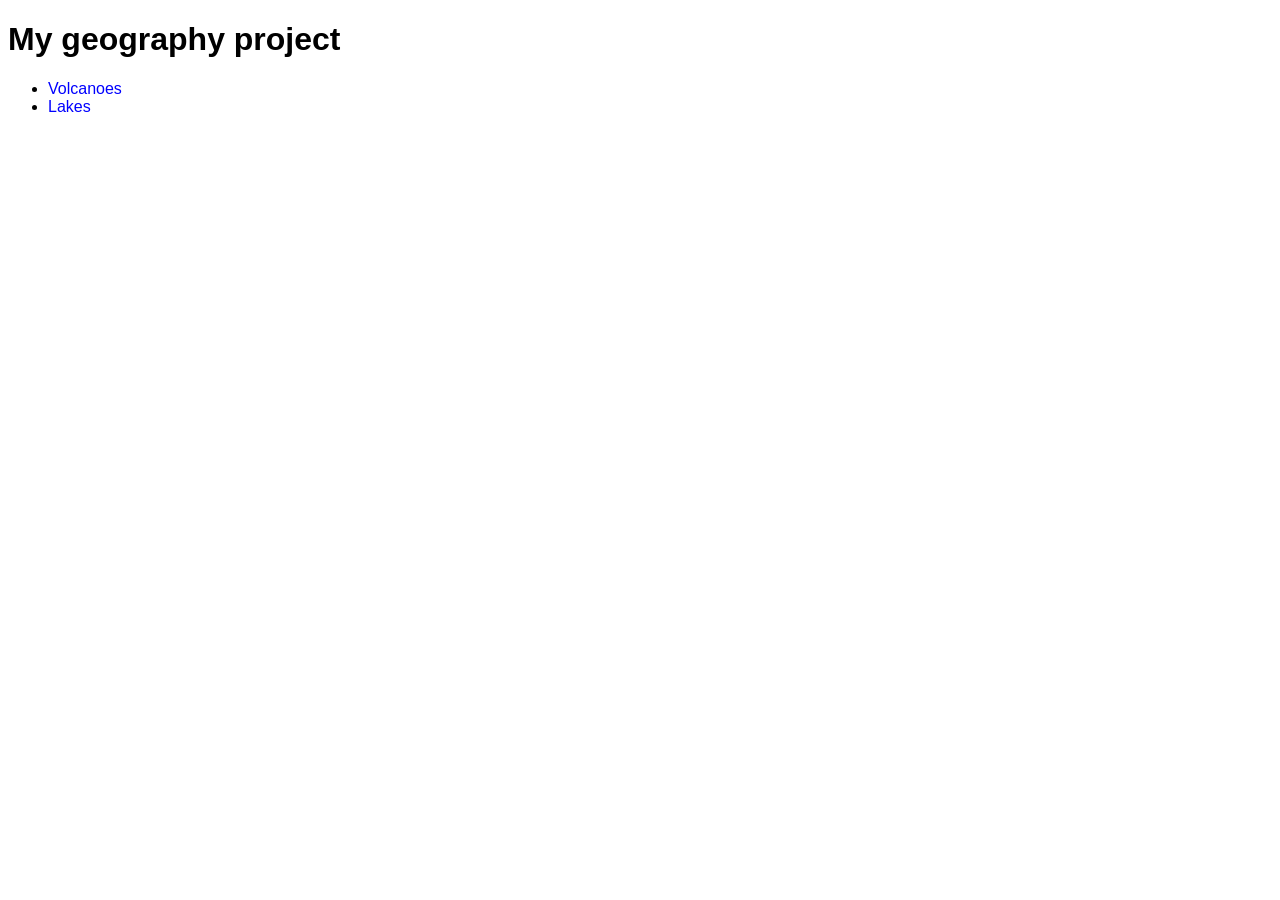
<file: index.html>
<!DOCTYPE html>
<html lang="en">
<head>
    <meta charset="UTF-8">
    <meta name="viewport" content="width=device-width, initial-scale=1.0">
    <title>Document</title>
    <style>
        body{
            font-family: Arial, sans-serif;
        }
        a{
            text-decoration: none;
            color:blue;
        }
        a:hover{
            background-color:fuchsia;
            color: white;
        }
    </style>
</head>
<body>
    <h1>My geography project</h1>
    <ul>
        <li><a href="./volcanoes.html"> Volcanoes </a></li>
        <li><a href="./lakes.html">Lakes</a></li>
    </ul>
    
</body>
</html>
</file>
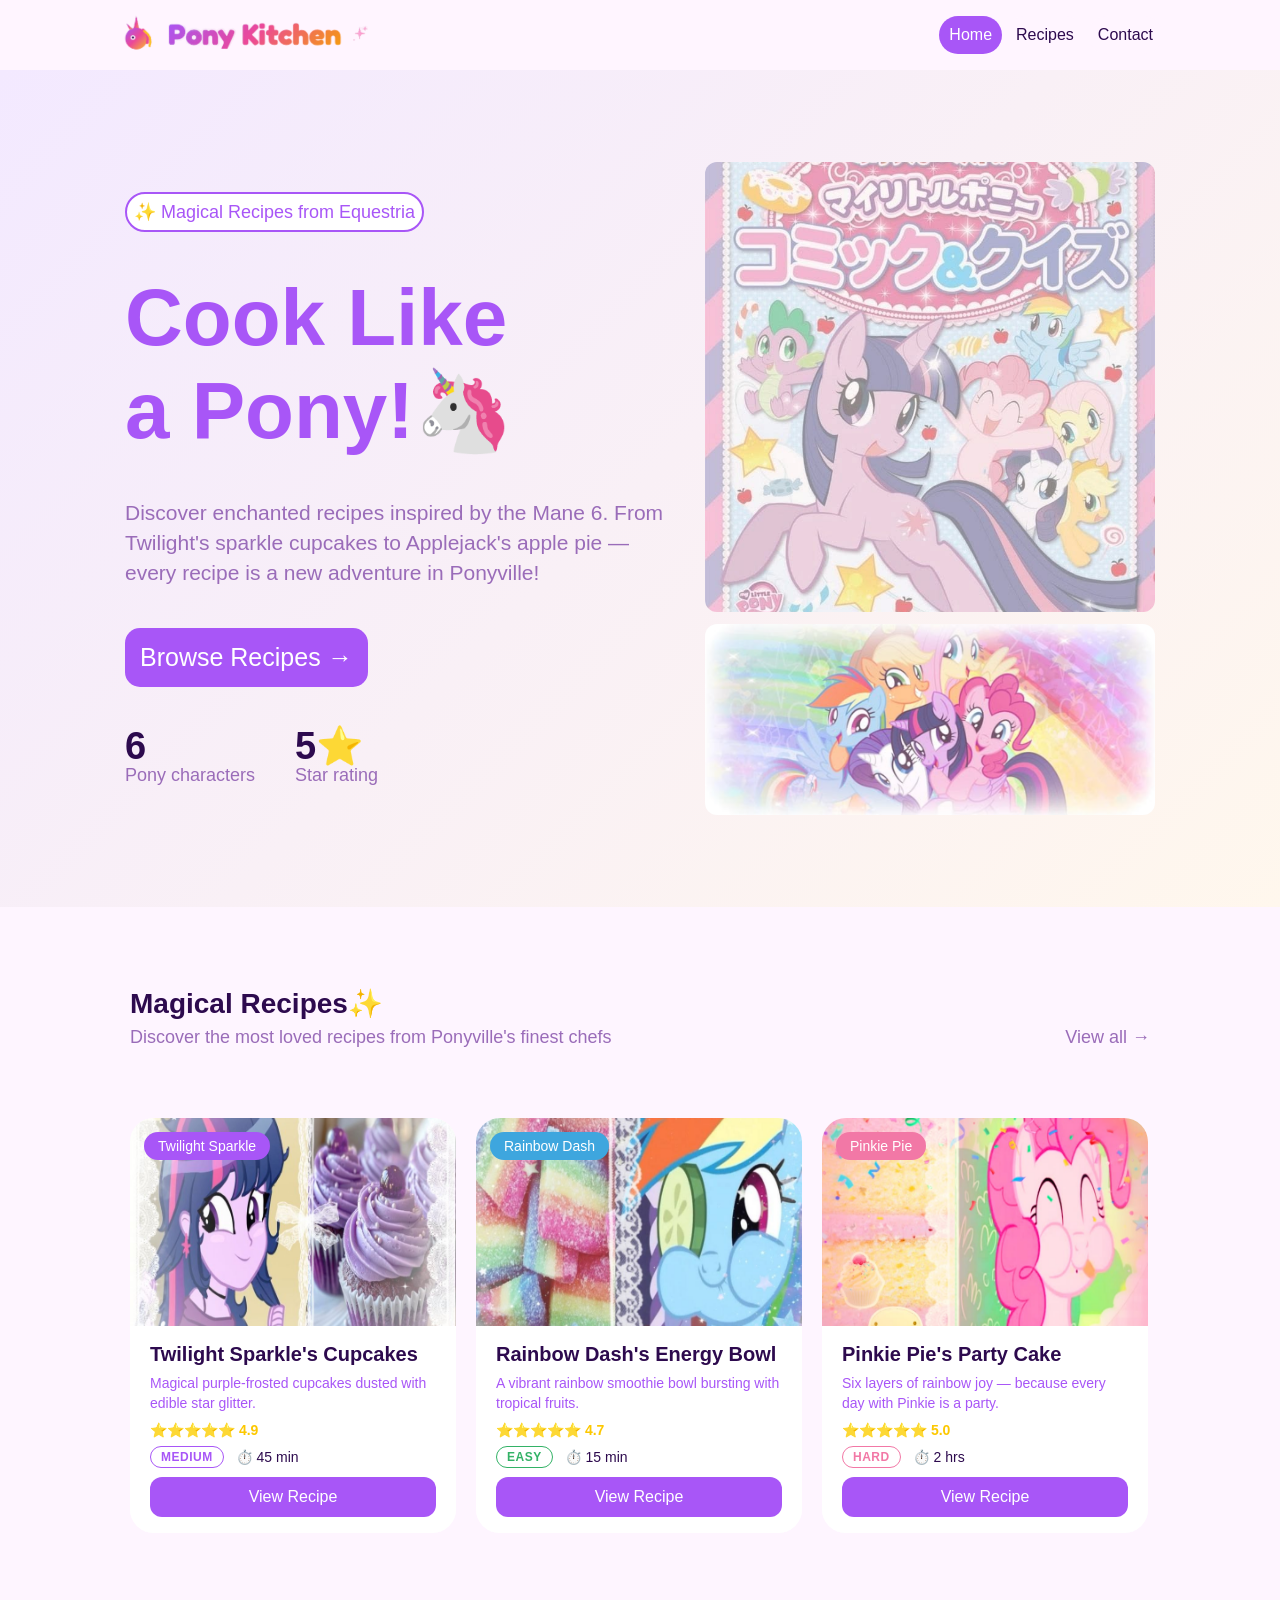
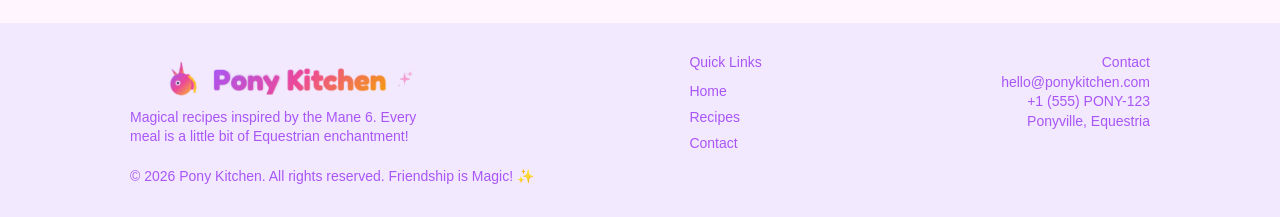
<file: 449934334_website 2/index.html>
<!DOCTYPE html>
<html lang="en">
<head>
    <meta charset="UTF-8">
    <meta name="viewport" content="width=device-width, initial-scale=1.0">
    <title>Pony kitchen</title>
    <link rel=stylesheet href="style.css"> <!--Link css stylesheet.-->
</head>
<body>
<!--Navigation bar-->
     <header class="sticky">
         <div class="flexContainer">
            <h1 style="display: flex; align-items: center; margin: 0; width: max-content; position: relative; z-index: 10;">
                <a href="index.html" style="display: block">
                <img src="PONYKITCHEN.png" style="display: block; margin: 2px auto; width: 260px; height: auto;">
                </a>
            </h1>
            <span class="myButton menu" onclick="toggleMenu()">Menu</span> <!--toggleMenu when menu is clicked-->
            <span class="menuButton">
                <a href="index.html" class="active">
                    <span class="myButton">Home</span>
                    </a>
                <a href="menu.html">
                    <span class="myButton">Recipes</span>
                    </a>
                <a href="contact.html">
                    <span class="myButton">Contact</span>
                    </a>
            </span>
        </div> 
     </header>
<!--Mobile navigation menu (When menu button is clicked).-->
    <div id="mobileMenu">
        <div class="mobileLinks">
        <a href="index.html" class="active">     
            <span class="myButton">Home</span>
            </a>
        <a href="menu.html">
            <span class="myButton">Recipes</span>
            </a>
        <a href="contact.html">
            <span class="myButton">Contact</span>
            </a>
        </div>
    </div>

    <section class="part1">
        <div class="cookLikeAPony">
            <span class="myButton1">✨ Magical Recipes from Equestria</span>
            <h2>Cook Like <br>a Pony!🦄<br></h2>
            <p>Discover enchanted recipes inspired by the Mane 6. From Twilight's sparkle cupcakes to Applejack's apple pie — every recipe is a new adventure in Ponyville!</p>
            <a href="menu.html" class="myButton2">Browse Recipes →
            </a>
            <div class="row">
                <div class="item">
                    <span class="number">6</span>
                    <span class="label">Pony characters</span>
                </div>
                <div class="item">
                    <span class="number">5⭐</span>
                    <span class="label">Star rating</span>
                </div>
            </div>
        </div>
        <div class="photo"> 
            <img src="MYLITTLEPONY.png" class="photo1" alt="My little pony characters">
            <img src="MYLITTLEPONY2.png" class="photo2" alt="My little pony characters">
        </div>
    </section>

    <section class="part2">
        <div class="magicalRecipes">
            <div class="together">
                <h3>Magical Recipes✨</h3> 
                <span class="p1">Discover the most loved recipes from Ponyville's finest chefs</span>
            </div>
            <a href="menu.html" class="viewAll">View all →</a>
        </div>
        <div class="recipeSquare">
            <!--Twilight sparkles-->
            <div class="recipeCard">
                <div class="recipeImage">
                    <span class="characterTwilightSparkles">Twilight Sparkle</span>
                    <img src="1twilightsparkle.png" alt="Twilight Sparkle's Cupcakes" class="img">
                </div>
                <div class="recipeInformation">
                    <h4>Twilight Sparkle's Cupcakes</h4>
                    <span class="p2">Magical purple-frosted cupcakes dusted with edible star glitter.</span>
                    <div class="rating">⭐⭐⭐⭐⭐ 4.9</div>
                    <div class="recipeStats">
                        <span class="mediumDifficulty">MEDIUM</span>
                        <span class="time">⏱️ 45 min</span>
                    </div>
                    <a href="menu.html" class="recipeButton">View Recipe</a>
                </div>
            </div>
            <!--Rainbow dash-->
            <div class="recipeCard">
                <div class="recipeImage">
                    <span class="characterRainbowDash">Rainbow Dash</span>
                    <img src="2rainbowdash.png" alt="Rainbow Dash Energy Bowl" class="img">
                </div>
                <div class="recipeInformation">
                    <h4>Rainbow Dash's Energy Bowl</h4>
                    <span class="p2">A vibrant rainbow smoothie bowl bursting with tropical fruits.</span>
                    <div class="rating">⭐⭐⭐⭐⭐ 4.7</div>
                    <div class="recipeStats">
                        <span class="easyDifficulty">EASY</span>
                        <span class="time">⏱️ 15 min</span>
                    </div>
                    <a href="recipe.html" class="recipeButton">View Recipe</a>
                </div>
            </div>
            <!--Pinkie Pie-->
            <div class="recipeCard">
                <div class="recipeImage">
                    <span class="characterPinkiePie">Pinkie Pie</span>
                    <img src="3pinkiepie.png" alt="Pinkie Pie's Party Cake" class="img">
                </div>
                <div class="recipeInformation">
                    <h4>Pinkie Pie's Party Cake</h4>
                    <span class="p2">Six layers of rainbow joy — because every day with Pinkie is a party.</span>
                    <div class="rating">⭐⭐⭐⭐⭐ 5.0</div>
                    <div class="recipeStats">
                        <span class="hardDifficulty">HARD</span>
                        <span class="time">⏱️ 2 hrs</span>
                    </div>
                    <a href="menu.html" class="recipeButton">View Recipe</a>
                </div>
            </div>
        </div>
    </section>

<!--Footer-->
    <footer class="footer">
        <div class="footerContainer">
            <div class="footerLogo">
                <span><img src="PONYKITCHEN.png" alt="Pony kitchen" style="display: block; margin: 2px auto; width: 260px; height: auto;" ></span>
                <span class="p2">Magical recipes inspired by the Mane 6. Every meal is a little bit of Equestrian enchantment!</span>
                <span class="p2" style="white-space: nowrap; display: block; width: max-content; margin-top: 20px;">© 2026 Pony Kitchen. All rights reserved. Friendship is Magic! ✨</span>            
            </div>
            <div class="footerLinks">
                <span class="p2">Quick Links</span>
                <a href="index.html">Home</a>
                <a href="menu.html">Recipes</a>
                <a href="contact.html">Contact</a>
            </div>
            <div class="footerContact">
                <span class="p2">Contact</span>
                <span class="p2">hello@ponykitchen.com</span>
                <span class="p2">+1 (555) PONY-123</span>
                <span class="p2">Ponyville, Equestria</span>
            </div>
        </div>
    </footer>
    <script src="script.js"></script> <!--Javascript-->
</body>
</html>
</file>
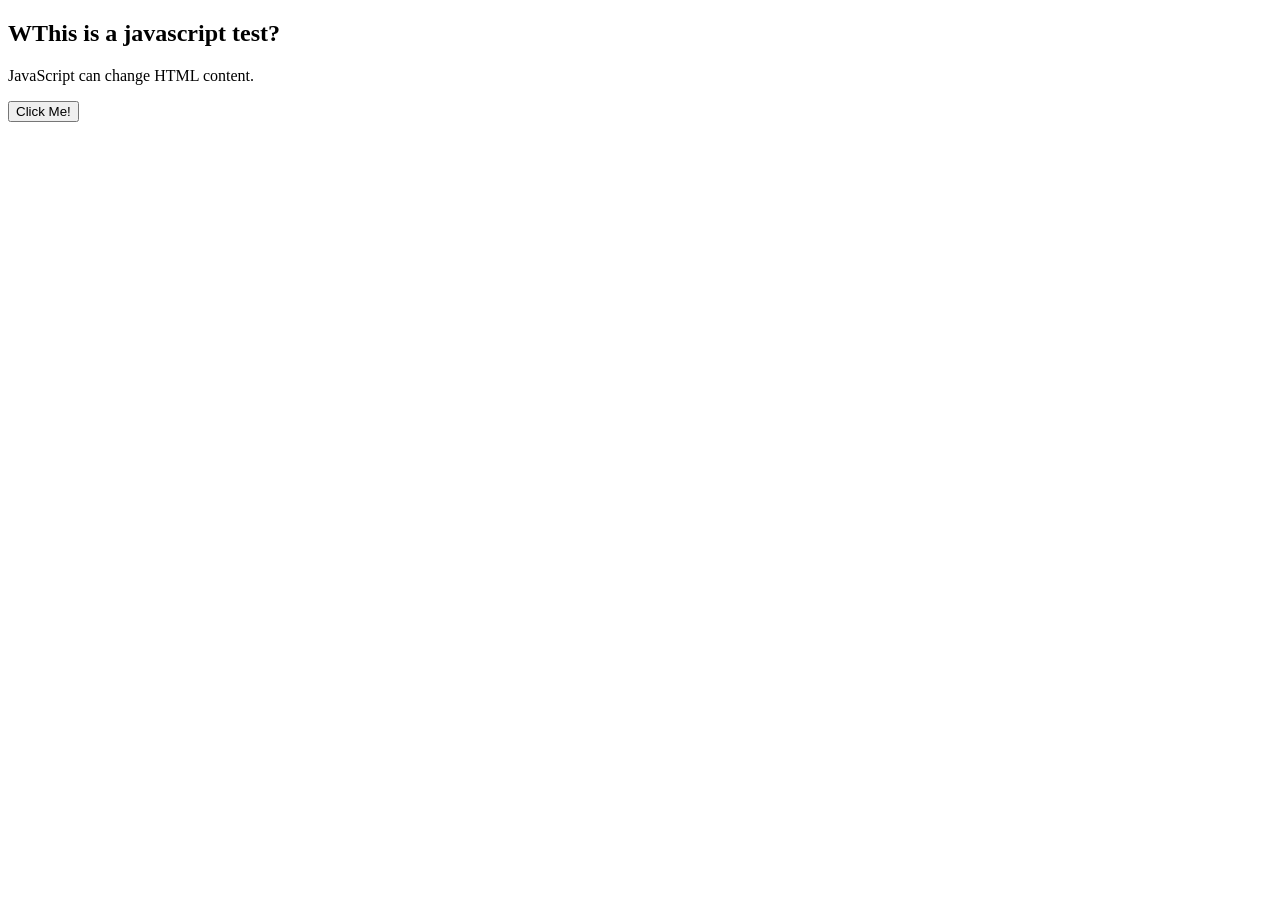
<file: javascript.html>
<!DOCTYPE html>
<html lang="en">
<head>
    <meta charset="UTF-8">
    <meta name="viewport" content="width=device-width, initial-scale=1.0">
    <title>Document</title>
    <script>
        document.addEventListener("DOMContentLoaded", () => {
            document.getElementById("changeTextButton").addEventListener("click", () => {
                document.getElementById("demo").textContent = "Hello JavaScript!";
            });
        });
    </script>
</head>
<body>
    <h2>WThis is a javascript test?</h2>

    <p id="demo">JavaScript can change HTML content.</p>

    <button id="changeTextButton" type="button">Click Me!</button>
</body>
</html>
</file>
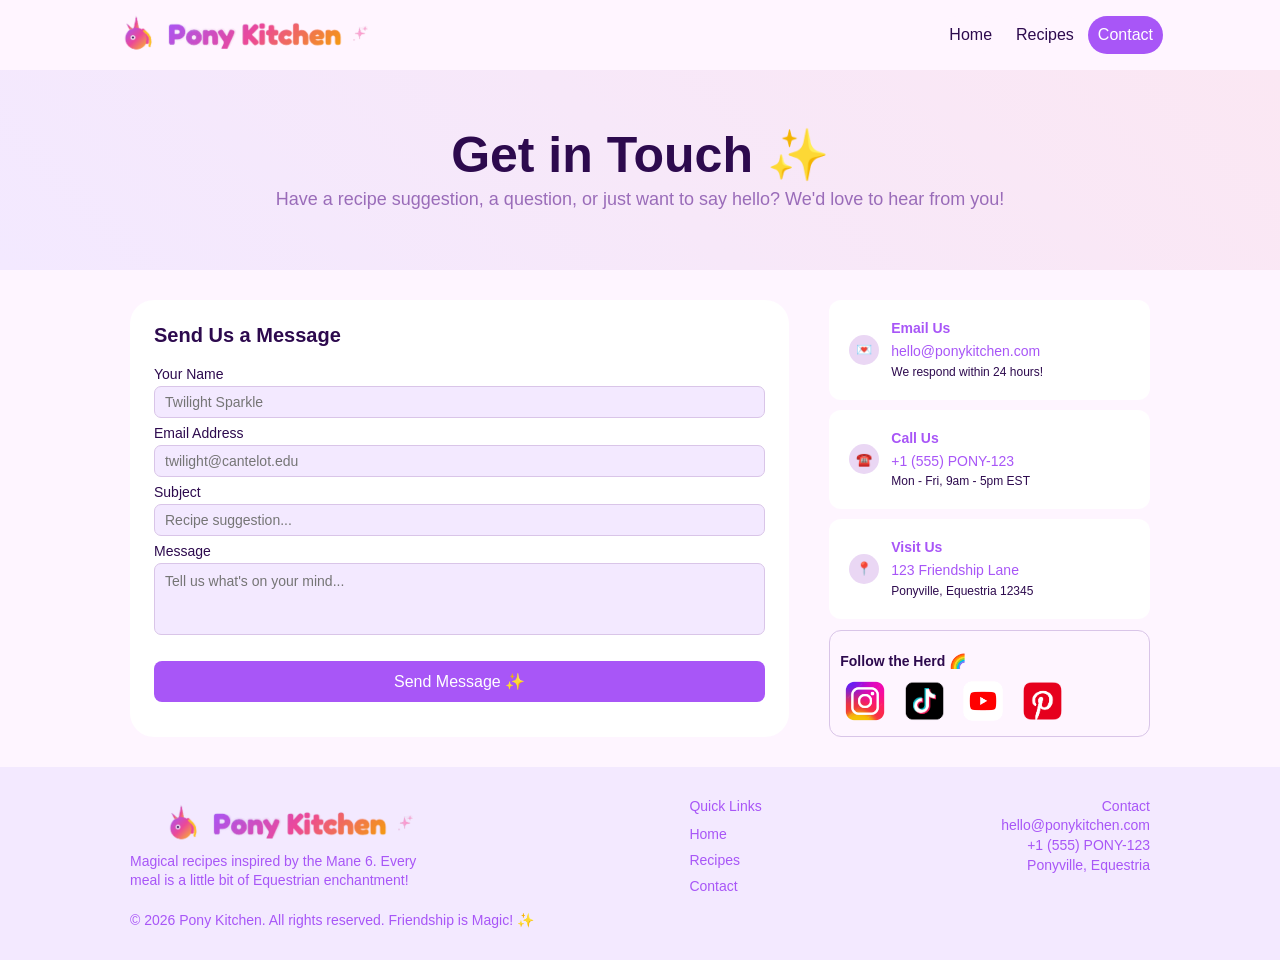
<file: 449934334_website 2/contact.html>
<!DOCTYPE html>
<html lang="en">
<head>
    <meta charset="UTF-8">
    <meta name="viewport" content="width=device-width, initial-scale=1.0">
    <title>Pony kitchen</title>
    <link rel="stylesheet" href="style.css"> <!--Link css stylesheet-->
</head>
<body>
<!--Navigation bar-->
     <header class="sticky">
         <div class="flexContainer">
            <h1 style="display: flex; align-items: center; margin: 0; width: max-content; position: relative; z-index: 10;">
                <a href="index.html" style="display: block">
                <img src="PONYKITCHEN.png" style="display: block; margin: 2px auto; width: 260px; height: auto;">
                </a>
            </h1>
            <span class="myButton menu" onclick="toggleMenu()">Menu</span> <!--toggleMenu when menu is clicked-->
            <span class="menuButton">
                <a href="index.html">
                    <span class="myButton">Home</span>
                    </a>
                <a href="menu.html">
                    <span class="myButton">Recipes</span>
                    </a>
                <a href="contact.html" class="active">
                    <span class="myButton">Contact</span>
                    </a>
            </span>
        </div> 
     </header>
<!--Mobile navigation menu (When menu button is clicked).-->
    <div id="mobileMenu">
        <div class="mobileLinks">
        <a href="index.html">     
            <span class="myButton">Home</span>
            </a>
        <a href="menu.html">
            <span class="myButton">Recipes</span>
            </a>
        <a href="contact.html"  class="active">
            <span class="myButton">Contact</span>
            </a>
        </div>
        </div>

    <section class="contactPage">
        <div class="contactHeading">
            <span class="recipeAllRecipes">Get in Touch ✨</span>
            <p class="p1">Have a recipe suggestion, a question, or just want to say hello? We'd love to hear from you!</p>
        </div>
        <div class="contactMessage"> 
            <div class="messageBox">
                <h3 class="messageSendUsAMessage">Send Us a Message</h3>
                <form>
                    <!--Example text before you type.-->
                    <label class="messageLabel">Your Name</label>
                    <input type="text" placeholder="Twilight Sparkle">

                    <label class="messageLabel">Email Address</label>
                    <input type="email" placeholder="twilight@cantelot.edu">

                    <label class="messageLabel">Subject</label>
                    <input type="text" placeholder="Recipe suggestion...">

                    <label class="messageLabel">Message</label>
                    <textarea placeholder="Tell us what's on your mind..."></textarea>

                    <button type="submit" class="messageSendMessageButton">Send Message ✨</button>
                </form>
            </div>
            <div class="contactInformation">
                <div class="contactBox">
                    <div class="contactEmoji">💌</div>
                    <div>
                        <h4>Email Us</h4>
                        <p class="p2">hello@ponykitchen.com</p>
                        <span>We respond within 24 hours!</span>
                    </div>
                </div>
                <div class="contactBox">
                    <div class="contactEmoji">☎️</div>
                    <div>
                        <h4>Call Us</h4>
                        <p class="p2">+1 (555) PONY-123</p>
                        <span>Mon - Fri, 9am - 5pm EST</span>
                    </div>
                </div>
                <div class="contactBox">
                    <div class="contactEmoji">📍</div>
                    <div>
                        <h4>Visit Us</h4>
                        <p class="p2">123 Friendship Lane</p>
                        <span>Ponyville, Equestria 12345</span>
                    </div>
                </div>
                <div class="contactFollowTheHerd">
                    <h4>Follow the Herd 🌈</h4>
                    <div class="socialButton">
                        <span class="instagramLogo"><img src="instagram.png" alt="Instagram"></span>
                        <span class="tiktokLogo"><img src="tiktok.png" alt="Tiktok"></span>
                        <span><img src="youtube.png" alt="Youtube"></span>
                        <span class="pinterestLogo"><img src="pinterest.png" alt="Pinterest"></span>
                    </div>
                </div>
            </div>
        </div>
    </section>
    
<!--Footer-->
    <footer class="footer">
        <div class="footerContainer">
            <div class="footerLogo">
                <span><img src="PONYKITCHEN.png" alt="Pony kitchen" style="display: block; margin: 2px auto; width: 260px; height: auto;"></span>
                <span class="p2">Magical recipes inspired by the Mane 6. Every meal is a little bit of Equestrian enchantment!</span>
                <span class="p2" style="white-space: nowrap; display: block; width: max-content; margin-top: 20px;">© 2026 Pony Kitchen. All rights reserved. Friendship is Magic! ✨</span>            
            </div>
            <div class="footerLinks">
                <span class="p2">Quick Links</span>
                <a href="index.html">Home</a>
                <a href="menu.html">Recipes</a>
                <a href="contact.html">Contact</a>
            </div>
            <div class="footerContact">
                <span class="p2">Contact</span>
                <span class="p2">hello@ponykitchen.com</span>
                <span class="p2">+1 (555) PONY-123</span>
                <span class="p2">Ponyville, Equestria</span>
            </div>
        </div>
    </footer> 
    <script src="script.js"></script> <!--Javascript-->
</body>
</html>
</file>
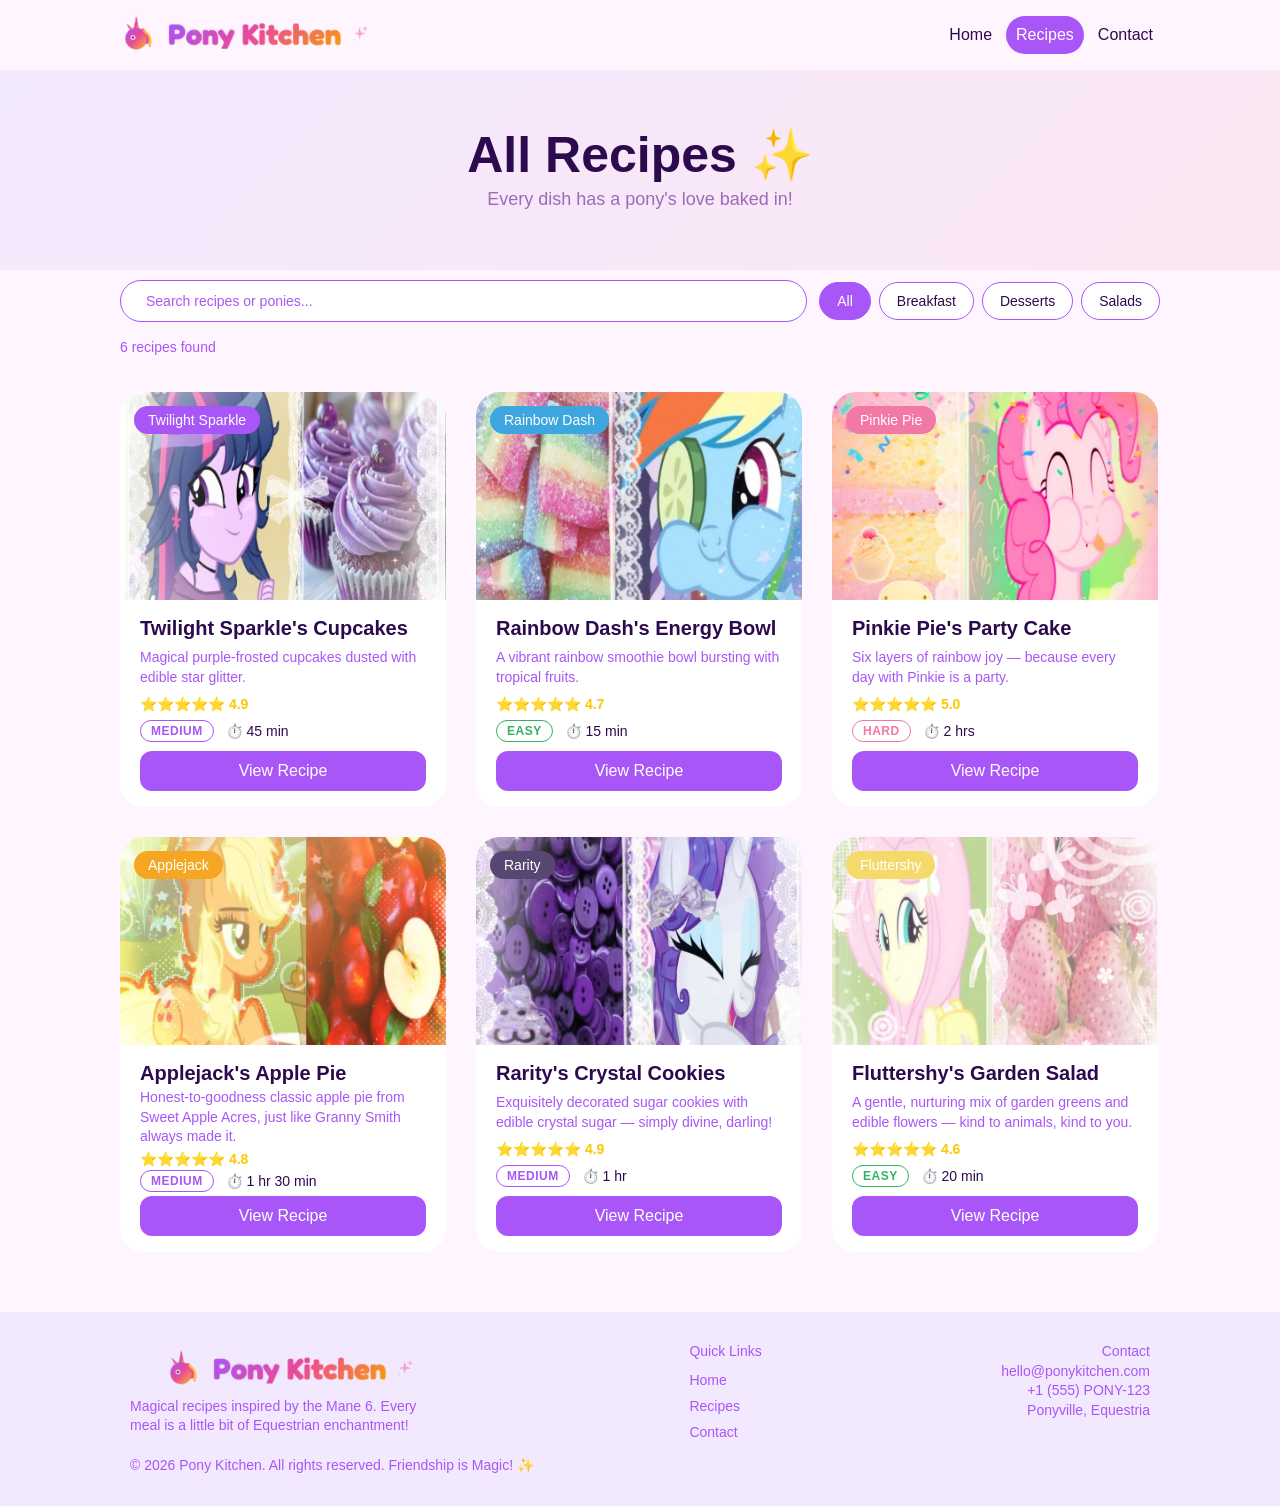
<file: 449934334_website 2/menu.html>
<!DOCTYPE html>
<html lang="en">
<head>
    <meta charset="UTF-8">
    <meta name="viewport" content="width=device-width, initial-scale=1.0">
    <title>Pony kitchen</title>
    <link rel="stylesheet" href="style.css"> <!--Link css stylesheet-->
</head>
<body>
<!--Navigation bar-->
     <header class="sticky">
         <div class="flexContainer">
            <h1 style="display: flex; align-items: center; margin: 0; width: max-content; position: relative; z-index: 10;">
                <a href="index.html" style="display: block">
                <img src="PONYKITCHEN.png" style="display: block; margin: 2px auto; width: 260px; height: auto;">
                </a>
            </h1>
            <span class="myButton menu" onclick="toggleMenu()">Menu</span> <!--toggleMenu when menu is clicked-->
            <span class="menuButton">
                <a href="index.html">
                    <span class="myButton">Home</span>
                    </a>
                <a href="menu.html" class="active">
                    <span class="myButton">Recipes</span>
                    </a>
                <a href="contact.html">
                    <span class="myButton">Contact</span>
                    </a>
            </span>
        </div> 
     </header>
<!--Mobile navigation menu (When menu button is clicked).-->
    <div id="mobileMenu">
        <div class="mobileLinks">
        <a href="index.html">     
            <span class="myButton">Home</span>
            </a>
        <a href="menu.html" class="active">
            <span class="myButton">Recipes</span>
            </a>
        <a href="contact.html">
            <span class="myButton">Contact</span>
            </a>
        </div>
        </div>

    <section class="recipePage">
        <div class="recipeMagicalRecipes">
            <span class="recipeAllRecipes">All Recipes ✨</span>
            <p class="p1">Every dish has a pony's love baked in!</p>
        </div>
        <div class="recipeControls">
            <div class="recipeSearchBar">
                <input type="text" placeholder="Search recipes or ponies..." id="searchInput" oninput="filterRecipes()"> <!--filterRecipes when something is typed.-->
            </div>
            <div class="recipeCategoryButtons">
                <!--showCategory when a category is clicked.-->
                <span class="recipeCategory active" onclick="showCategory('All')">All</span>
                <span class="recipeCategory" onclick="showCategory('Breakfast')">Breakfast</span>
                <span class="recipeCategory" onclick="showCategory('Desserts')">Desserts</span>
                <span class="recipeCategory" onclick="showCategory('Salads')">Salads</span>
            </div>
        </div>
        <p class="recipeCount">6 recipes found</p>
        <div class="recipeCollection">
            <!--Twilight sparkles-->
            <div class="recipeCard" data-category="Desserts">
                <div class="recipeImage">
                    <span class="characterTwilightSparkles">Twilight Sparkle</span>
                    <img src="1twilightsparkle.png" alt="Twilight Sparkle's Cupcakes" class="img">
                </div>
                <div class="recipeInformation">
                    <h4>Twilight Sparkle's Cupcakes</h4>
                    <span class="p2">Magical purple-frosted cupcakes dusted with edible star glitter.</span>
                    <div class="rating">⭐⭐⭐⭐⭐ 4.9</div>
                    <div class="recipeStats">
                        <span class="mediumDifficulty">MEDIUM</span>
                        <span class="time">⏱️ 45 min</span>
                    </div>
                    <a href="menu.html" class="recipeButton">View Recipe</a>
                </div>
            </div>
            <!--Rainbow dash-->
            <div class="recipeCard" data-category="Breakfast">
                <div class="recipeImage">
                    <span class="characterRainbowDash">Rainbow Dash</span>
                    <img src="2rainbowdash.png" alt="Rainbow Dash Energy Bowl" class="img">
                </div>
                <div class="recipeInformation">
                    <h4>Rainbow Dash's Energy Bowl</h4>
                    <span class="p2">A vibrant rainbow smoothie bowl bursting with tropical fruits.</span>
                    <div class="rating">⭐⭐⭐⭐⭐ 4.7</div>
                    <div class="recipeStats">
                        <span class="easyDifficulty">EASY</span>
                        <span class="time">⏱️ 15 min</span>
                    </div>
                    <a href="recipe.html" class="recipeButton">View Recipe</a>
                </div>
            </div>
            <!--Pinkie Pie-->
            <div class="recipeCard" data-category="Desserts">
                <div class="recipeImage">
                    <span class="characterPinkiePie">Pinkie Pie</span>
                    <img src="3pinkiepie.png" alt="Pinkie Pie's Party Cake" class="img">
                </div>
                <div class="recipeInformation">
                    <h4>Pinkie Pie's Party Cake</h4>
                    <span class="p2">Six layers of rainbow joy — because every day with Pinkie is a party.</span>
                    <div class="rating">⭐⭐⭐⭐⭐ 5.0</div>
                    <div class="recipeStats">
                        <span class="hardDifficulty">HARD</span>
                        <span class="time">⏱️ 2 hrs</span>
                    </div>
                    <a href="menu.html" class="recipeButton">View Recipe</a>
                </div>
            </div>
            <!--Applejack-->
            <div class="recipeCard" data-category="Desserts">
                <div class="recipeImage">
                    <span class="characterApplejack">Applejack</span>
                    <img src="4applejack.png" alt="Applejack's Apple Pie" class="img">
                </div>
                <div class="recipeInformation">
                    <h4>Applejack's Apple Pie</h4>
                    <span class="p2">Honest-to-goodness classic apple pie from Sweet Apple Acres, just like Granny Smith always made it.</span>
                    <div class="rating">⭐⭐⭐⭐⭐ 4.8</div>
                    <div class="recipeStats">
                        <span class="mediumDifficulty">MEDIUM</span>
                        <span class="time">⏱️ 1 hr 30 min</span>
                    </div>
                    <a href="menu.html" class="recipeButton">View Recipe</a>
                </div>
            </div>
            <!--Rarity-->
            <div class="recipeCard" data-category="Desserts">
                <div class="recipeImage">
                    <span class="characterRarity">Rarity</span>
                    <img src="5rarity.png" alt="Rarity's Crystal Cookies" class="img">
                </div>
                <div class="recipeInformation">
                    <h4>Rarity's Crystal Cookies</h4>
                    <span class="p2">Exquisitely decorated sugar cookies with edible crystal sugar — simply divine, darling!</span>
                    <div class="rating">⭐⭐⭐⭐⭐ 4.9</div>
                    <div class="recipeStats">
                        <span class="mediumDifficulty">MEDIUM</span>
                        <span class="time">⏱️ 1 hr</span>
                    </div>
                    <a href="menu.html" class="recipeButton">View Recipe</a>
                </div>
            </div>
            <!--Fluttershy-->
            <div class="recipeCard" data-category="Salads">
                <div class="recipeImage">
                    <span class="characterFluttershy">Fluttershy</span>
                    <img src="6fluttershy.png" alt="Fluttershy's Garden Salad" class="img">
                </div>
                <div class="recipeInformation">
                    <h4>Fluttershy's Garden Salad</h4>
                    <span class="p2">A gentle, nurturing mix of garden greens and edible flowers — kind to animals, kind to you.</span>
                    <div class="rating">⭐⭐⭐⭐⭐ 4.6</div>
                    <div class="recipeStats">
                        <span class="easyDifficulty">EASY</span>
                        <span class="time">⏱️ 20 min</span>
                    </div>
                    <a href="menu.html" class="recipeButton">View Recipe</a>
                </div>
            </div>
        </div>
    </section>

<!--Footer-->
    <footer class="footer">
        <div class="footerContainer">
            <div class="footerLogo">
                <span><img src="PONYKITCHEN.png" alt="Pony kitchen" style="display: block; margin: 2px auto; width: 260px; height: auto;"></span>
                <span class="p2">Magical recipes inspired by the Mane 6. Every meal is a little bit of Equestrian enchantment!</span>
                <span class="p2" style="white-space: nowrap; display: block; width: max-content; margin-top: 20px;">© 2026 Pony Kitchen. All rights reserved. Friendship is Magic! ✨</span>            
            </div>
            <div class="footerLinks">
                <span class="p2">Quick Links</span>
                <a href="index.html">Home</a>
                <a href="menu.html">Recipes</a>
                <a href="contact.html">Contact</a>
            </div>
            <div class="footerContact">
                <span class="p2">Contact</span>
                <span class="p2">hello@ponykitchen.com</span>
                <span class="p2">+1 (555) PONY-123</span>
                <span class="p2">Ponyville, Equestria</span>
            </div>
        </div>
    </footer>
    <script src="script.js"></script> <!--Javascript-->
</body>
</html>
</file>
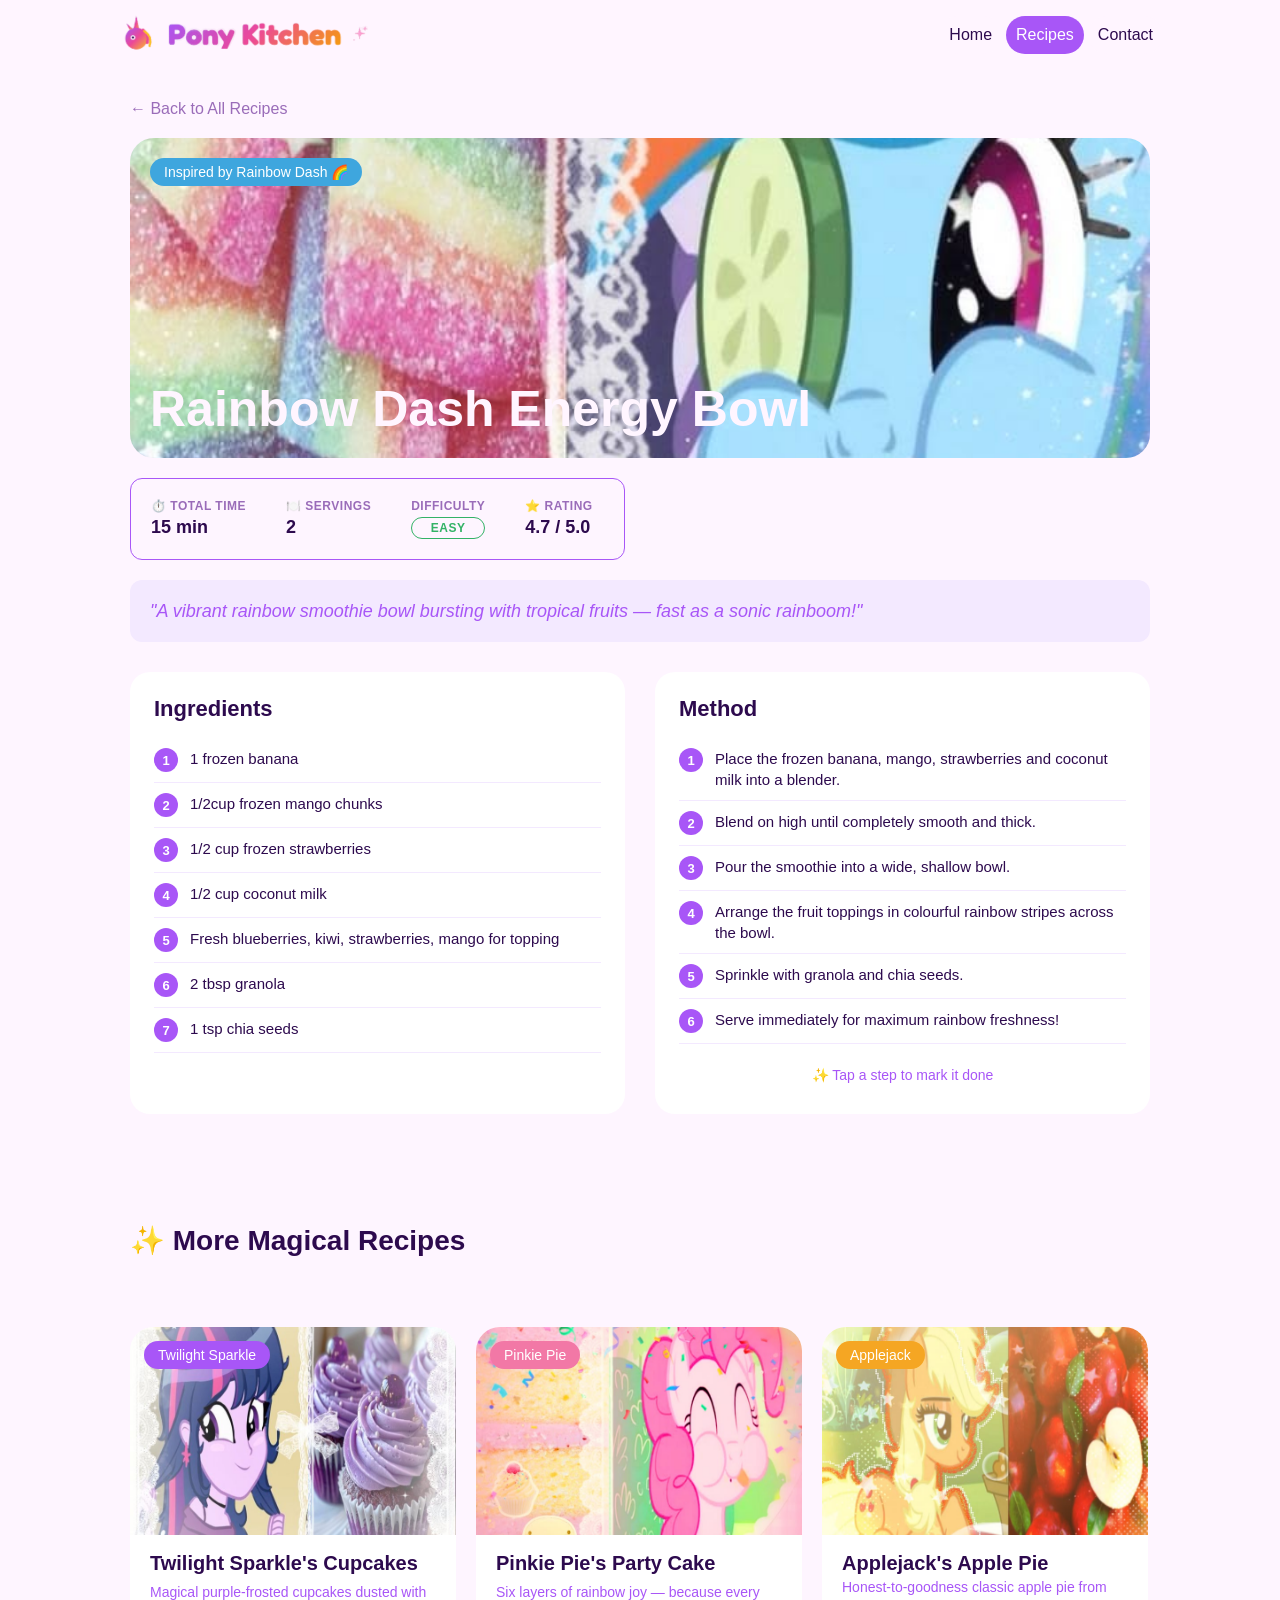
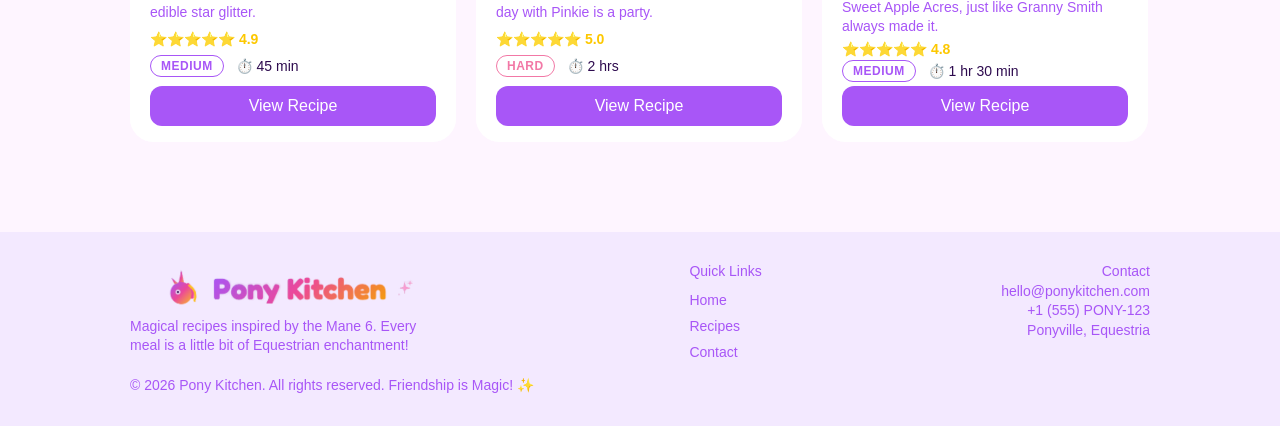
<file: 449934334_website 2/recipe.html>
<!DOCTYPE html>
<html lang="en">
<head>
    <meta charset="UTF-8">
    <meta name="viewport" content="width=device-width, initial-scale=1.0">
    <title>Pony kitchen</title>
    <link rel=stylesheet href="style.css"> <!--Link css stylesheet-->
</head>
<body>
    <!--Navigation bar-->
     <header class="sticky">
         <div class="flexContainer">
            <h1 style="display: flex; align-items: center; margin: 0; width: max-content; position: relative; z-index: 10;">
                <a href="index.html" style="display: block">
                <img src="PONYKITCHEN.png" style="display: block; margin: 2px auto; width: 260px; height: auto;">
                </a>
            </h1>
            <span class="myButton menu" onclick="toggleMenu()">Menu</span> <!--toggleMenu when menu is clicked-->
            <span class="menuButton">
                <a href="index.html">
                    <span class="myButton">Home</span>
                    </a>
                <a href="menu.html" class="active">
                    <span class="myButton">Recipes</span>
                    </a>
                <a href="contact.html">
                    <span class="myButton">Contact</span>
                    </a>
            </span>
        </div> 
     </header>
<!--Mobile navigation menu (When menu button is clicked).-->
    <div id="mobileMenu">
        <div class="mobileLinks">
        <a href="index.html">     
            <span class="myButton">Home</span>
            </a>
        <a href="menu.html" class="active">
            <span class="myButton">Recipes</span>
            </a>
        <a href="contact.html">
            <span class="myButton">Contact</span>
            </a>
        </div>
        </div>
    
    <section class="rainbowDashRecipePage">
        <div class="rainbowDashContainer">
            <a href="menu.html" class="backToAllRecipes">← Back to All Recipes</a>
            <div class="rainbowDashh">
                <img src="2rainbowdash.png" alt="Rainbow Dash Energy Bowl" class="rainbowDashImage">
                <span class="inspiredByCharacterRainbowDash">Inspired by Rainbow Dash 🌈</span>
                <h2 class="rainbowDashEnergyBowl">Rainbow Dash Energy Bowl</h2>
            </div>
            <div class="rainbowDashStats">
                <div class="statsItem">
                    <span class="statsLabel">⏱️ TOTAL TIME</span>
                    <span class="statsNumber">15 min</span>
                </div>
                <div class="statsItem">
                    <span class="statsLabel">🍽️ SERVINGS</span>
                    <span class="statsNumber">2</span>
                </div>
                <div class="statsItem">
                    <span class="statsLabel">DIFFICULTY</span>
                    <span class="easyDifficulty">EASY</span>
                </div>
                <div class="statsItem">
                    <span class="statsLabel">⭐ RATING</span>
                    <span class="statsNumber">4.7 / 5.0</span>
                </div>
            </div>
            <p class="rainbowDashQuote">"A vibrant rainbow smoothie bowl bursting with tropical fruits — fast as a sonic rainboom!"</p>
            <div class="rainbowDashRecipe">
                <div class="rainbowDashIngredients">
                    <h3 class="rainbowDashIngredientsHeading">Ingredients</h3>
                    <!--AI-2026-002 in Javascript to make ingredients clickable.-->
                    <ul class="checkList" id="ingredientsList">
                        <li><span class="checkCircle">1</span><span class="checkText">1 frozen banana</span></li>
                        <li><span class="checkCircle">2</span><span class="checkText">1/2cup frozen mango chunks</span></li>
                        <li><span class="checkCircle">3</span><span class="checkText">1/2 cup frozen strawberries</span></li>
                        <li><span class="checkCircle">4</span><span class="checkText">1/2 cup coconut milk</span></li>
                        <li><span class="checkCircle">5</span><span class="checkText">Fresh blueberries, kiwi, strawberries, mango for topping</span></li>
                        <li><span class="checkCircle">6</span><span class="checkText">2 tbsp granola</span></li>
                        <li><span class="checkCircle">7</span><span class="checkText">1 tsp chia seeds</span></li>
                    </ul>
                </div>
                <div class="rainbowDashMethod">
                    <h3 class="rainbowDashMethodHeading">Method</h3>
                    <!--AI-2026-002 in JavaScript to make method steps clickable.-->
                    <ul class="checkList" id="methodList">
                        <li><span class="checkCircle">1</span><span class="checkText">Place the frozen banana, mango, strawberries and coconut milk into a blender.</span></li>
                        <li><span class="checkCircle">2</span><span class="checkText">Blend on high until completely smooth and thick.</span></li>
                        <li><span class="checkCircle">3</span><span class="checkText">Pour the smoothie into a wide, shallow bowl.</span></li>
                        <li><span class="checkCircle">4</span><span class="checkText">Arrange the fruit toppings in colourful rainbow stripes across the bowl.</span></li>
                        <li><span class="checkCircle">5</span><span class="checkText">Sprinkle with granola and chia seeds.</span></li>
                        <li><span class="checkCircle">6</span><span class="checkText">Serve immediately for maximum rainbow freshness!</span></li>
                    </ul>
                    <p class="tapToMarkDone">✨ Tap a step to mark it done</p>
                </div>
            </div>
        </div>

        <div class="magicalRecipes" style="margin-top: 30px;">
            <div class="together">
                <h3>✨ More Magical Recipes</h3>
            </div>
        </div>
        <div class="recipeSquare">
            <!--Twilight sparkles-->
            <div class="recipeCard">
                <div class="recipeImage">
                    <span class="characterTwilightSparkles">Twilight Sparkle</span>
                    <img src="1twilightsparkle.png" alt="Twilight Sparkle's Cupcakes" class="img">
                </div>
                <div class="recipeInformation">
                    <h4>Twilight Sparkle's Cupcakes</h4>
                    <span class="p2">Magical purple-frosted cupcakes dusted with edible star glitter.</span>
                    <div class="rating">⭐⭐⭐⭐⭐ 4.9</div>
                    <div class="recipeStats">
                        <span class="mediumDifficulty">MEDIUM</span>
                        <span class="time">⏱️ 45 min</span>
                    </div>
                    <a href="menu.html" class="recipeButton">View Recipe</a>
                </div>
            </div>
            <!--Pinkie Pie-->
            <div class="recipeCard">
                <div class="recipeImage">
                    <span class="characterPinkiePie">Pinkie Pie</span>
                    <img src="3pinkiepie.png" alt="Pinkie Pie's Party Cake" class="img">
                </div>
                <div class="recipeInformation">
                    <h4>Pinkie Pie's Party Cake</h4>
                    <span class="p2">Six layers of rainbow joy — because every day with Pinkie is a party.</span>
                    <div class="rating">⭐⭐⭐⭐⭐ 5.0</div>
                    <div class="recipeStats">
                        <span class="hardDifficulty">HARD</span>
                        <span class="time">⏱️ 2 hrs</span>
                    </div>
                    <a href="menu.html" class="recipeButton">View Recipe</a>
                </div>
                <!--Applejack-->
            </div>
            <div class="recipeCard" data-category="Desserts">
                <div class="recipeImage">
                    <span class="characterApplejack">Applejack</span>
                    <img src="4applejack.png" alt="Applejack's Apple Pie" class="img">
                </div>
                <div class="recipeInformation">
                    <h4>Applejack's Apple Pie</h4>
                    <span class="p2">Honest-to-goodness classic apple pie from Sweet Apple Acres, just like Granny Smith always made it.</span>
                    <div class="rating">⭐⭐⭐⭐⭐ 4.8</div>
                    <div class="recipeStats">
                        <span class="mediumDifficulty">MEDIUM</span>
                        <span class="time">⏱️ 1 hr 30 min</span>
                    </div>
                    <a href="menu.html" class="recipeButton">View Recipe</a>
                </div>
            </div>
            
        </div>
    </section>

    <!--Footer-->
    <footer class="footer">
        <div class="footerContainer">
            <div class="footerLogo">
                <span><img src="PONYKITCHEN.png" alt="Pony kitchen" style="display: block; margin: 2px auto; width: 260px; height: auto;"></span>
                <span class="p2">Magical recipes inspired by the Mane 6. Every meal is a little bit of Equestrian enchantment!</span>
                <span class="p2" style="white-space: nowrap; display: block; width: max-content; margin-top: 20px;">© 2026 Pony Kitchen. All rights reserved. Friendship is Magic! ✨</span>            
            </div>
            <div class="footerLinks">
                <span class="p2">Quick Links</span>
                <a href="index.html">Home</a>
                <a href="menu.html">Recipes</a>
                <a href="contact.html">Contact</a>
            </div>
            <div class="footerContact">
                <span class="p2">Contact</span>
                <span class="p2">hello@ponykitchen.com</span>
                <span class="p2">+1 (555) PONY-123</span>
                <span class="p2">Ponyville, Equestria</span>
            </div>
        </div>
    </footer> 
    <script src="script.js"></script> <!--Javascript-->
</body>
</html>
</file>
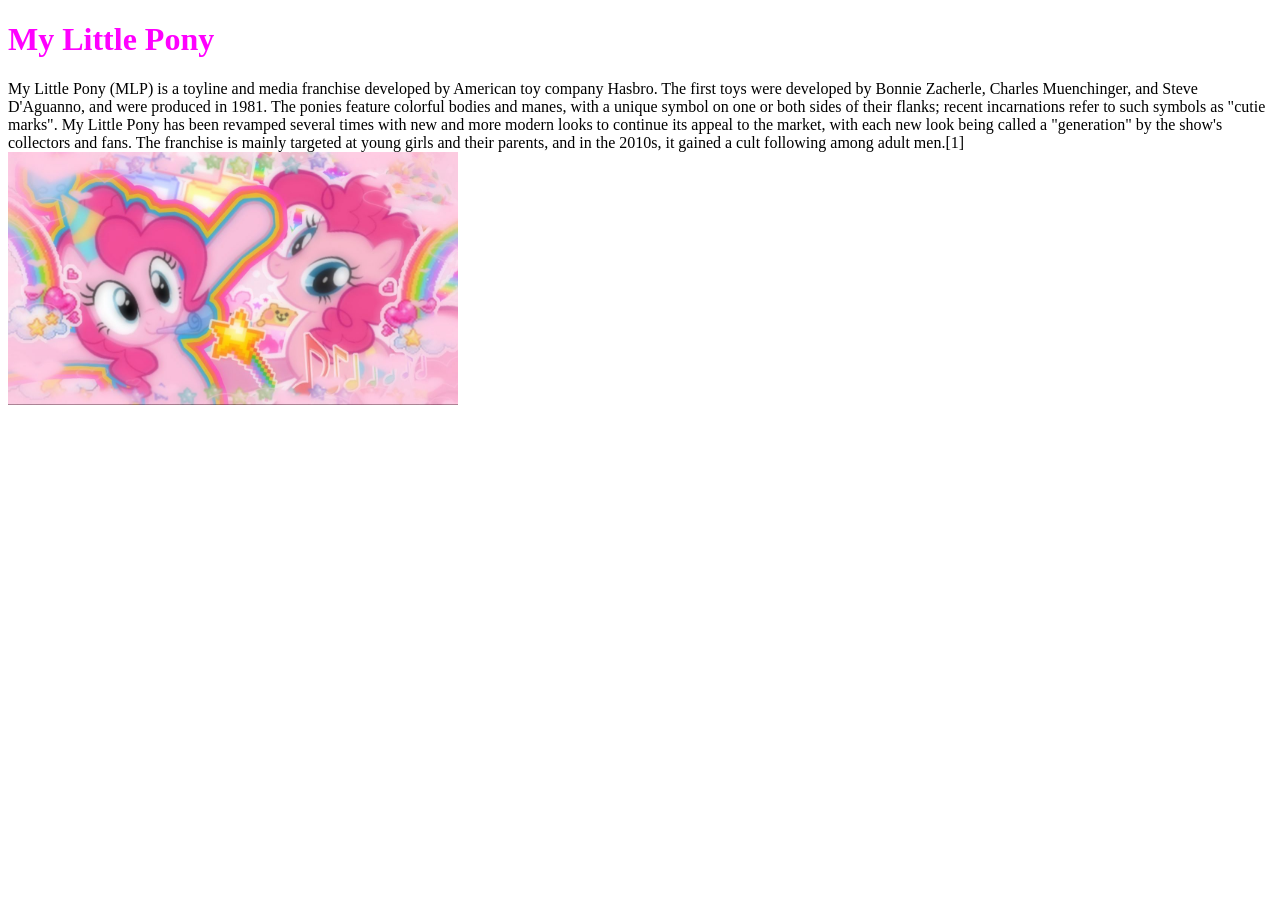
<file: Speed tests/speedTest1.html>
<!DOCTYPE html>
<html lang="en">
<head>
    <meta charset="UTF-8">
    <meta name="viewport" content="width=device-width, initial-scale=1.0">
    <title>Document</title>
    <style>
        h1 {
            color:fuchsia
        }
    </style>
</head>

<body>
    <h1>My Little Pony</h1>
    My Little Pony (MLP) is a toyline and media franchise developed by American toy company Hasbro. The first toys were developed by Bonnie Zacherle, Charles Muenchinger, and Steve D'Aguanno, and were produced in 1981. The ponies feature colorful bodies and manes, with a unique symbol on one or both sides of their flanks; recent incarnations refer to such symbols as "cutie marks". My Little Pony has been revamped several times with new and more modern looks to continue its appeal to the market, with each new look being called a "generation" by the show's collectors and fans. The franchise is mainly targeted at young girls and their parents, and in the 2010s, it gained a cult following among adult men.[1]</h1>
    <img src="fddd.jpg" width=450 alt="Pinkie pie">
</body>
</html>
</file>
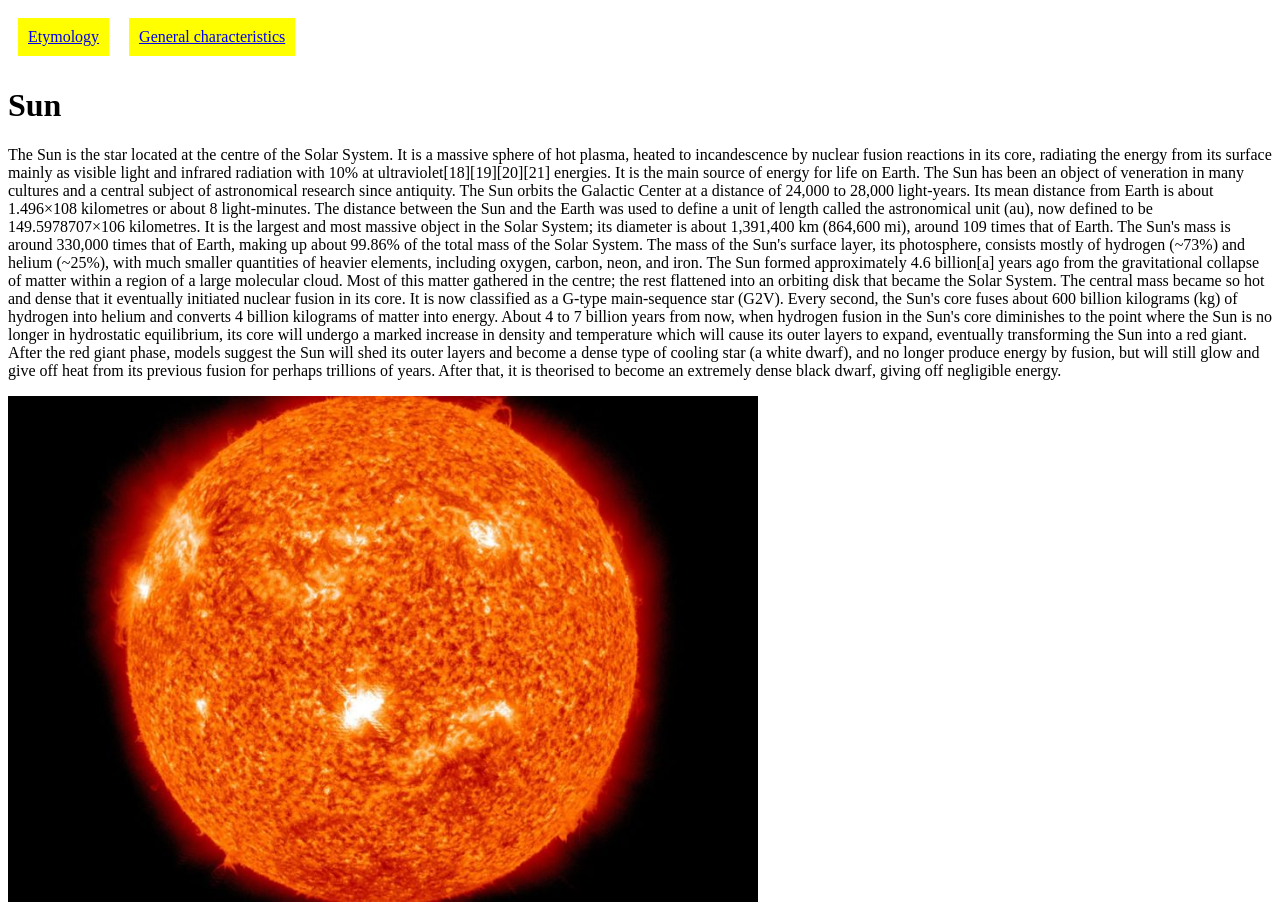
<file: untitled folder/77.html>
<!DOCTYPE html>
<html lang="en">
<head>
    <meta charset="UTF-8">
    <meta name="viewport" content="width=device-width, initial-scale=1.0">
    <title>Document</title>
    <style>
        .container {
            display: flex;
        }
        .container div {
            background-color: yellow;
            margin: 10px;
            padding: 10px;
        }
    </style>
    
</head>
<body>
    
    <div class="container">
        <div>
            <a href="etymology.html" class="anchor-box"> 
                Etymology
            </a>
        </div>
        <div>
            <a href="characteristics.html" class="anchor-box">
            
                General characteristics
            </a>
        </div>

    </div>
    <h1>Sun</h1>
    <p>The Sun is the star located at the centre of the Solar System. It is a massive sphere of hot plasma, heated to incandescence by nuclear fusion reactions in its core, radiating the energy from its surface mainly as visible light and infrared radiation with 10% at ultraviolet[18][19][20][21] energies. It is the main source of energy for life on Earth. The Sun has been an object of veneration in many cultures and a central subject of astronomical research since antiquity.

The Sun orbits the Galactic Center at a distance of 24,000 to 28,000 light-years. Its mean distance from Earth is about 1.496×108 kilometres or about 8 light-minutes. The distance between the Sun and the Earth was used to define a unit of length called the astronomical unit (au), now defined to be 149.5978707×106 kilometres. It is the largest and most massive object in the Solar System; its diameter is about 1,391,400 km (864,600 mi), around 109 times that of Earth. The Sun's mass is around 330,000 times that of Earth, making up about 99.86% of the total mass of the Solar System. The mass of the Sun's surface layer, its photosphere, consists mostly of hydrogen (~73%) and helium (~25%), with much smaller quantities of heavier elements, including oxygen, carbon, neon, and iron.

The Sun formed approximately 4.6 billion[a] years ago from the gravitational collapse of matter within a region of a large molecular cloud. Most of this matter gathered in the centre; the rest flattened into an orbiting disk that became the Solar System. The central mass became so hot and dense that it eventually initiated nuclear fusion in its core. It is now classified as a G-type main-sequence star (G2V). Every second, the Sun's core fuses about 600 billion kilograms (kg) of hydrogen into helium and converts 4 billion kilograms of matter into energy.

About 4 to 7 billion years from now, when hydrogen fusion in the Sun's core diminishes to the point where the Sun is no longer in hydrostatic equilibrium, its core will undergo a marked increase in density and temperature which will cause its outer layers to expand, eventually transforming the Sun into a red giant. After the red giant phase, models suggest the Sun will shed its outer layers and become a dense type of cooling star (a white dwarf), and no longer produce energy by fusion, but will still glow and give off heat from its previous fusion for perhaps trillions of years. After that, it is theorised to become an extremely dense black dwarf, giving off negligible energy.

</p>
   <img src="sun.jpg" alt="Sun" width="750"> 
</body>
</html>
</file>
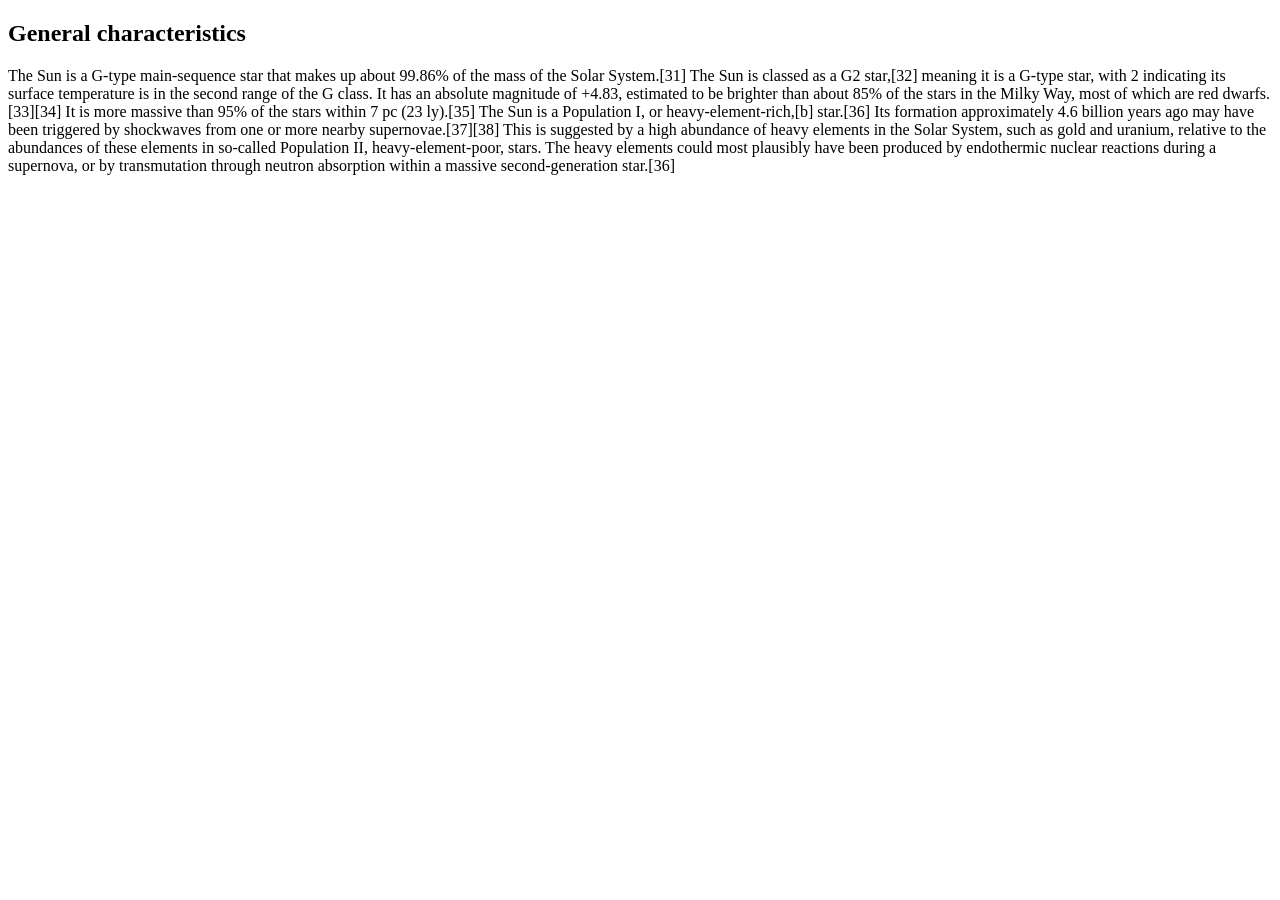
<file: untitled folder/characteristics.html>
<!DOCTYPE html>
<html lang="en">
<head>
    <meta charset="UTF-8">
    <meta name="viewport" content="width=device-width, initial-scale=1.0">
    <title>Document</title>
</head>
<body>
    <h2>General characteristics</h2>
    <p>The Sun is a G-type main-sequence star that makes up about 99.86% of the mass of the Solar System.[31] The Sun is classed as a G2 star,[32] meaning it is a G-type star, with 2 indicating its surface temperature is in the second range of the G class. It has an absolute magnitude of +4.83, estimated to be brighter than about 85% of the stars in the Milky Way, most of which are red dwarfs.[33][34] It is more massive than 95% of the stars within 7 pc (23 ly).[35] The Sun is a Population I, or heavy-element-rich,[b] star.[36] Its formation approximately 4.6 billion years ago may have been triggered by shockwaves from one or more nearby supernovae.[37][38] This is suggested by a high abundance of heavy elements in the Solar System, such as gold and uranium, relative to the abundances of these elements in so-called Population II, heavy-element-poor, stars. The heavy elements could most plausibly have been produced by endothermic nuclear reactions during a supernova, or by transmutation through neutron absorption within a massive second-generation star.[36]</p>
    
</body>
</html>
</file>
<file: 449934334_website 2/style.css>
/*padding: Top, right, bottom, left
display:block; for starting on a new line, and normal widths and heights.
in-line; for being next to other elements, and normal widths and heights.
*/

html {
    overflow-y: scroll; /* Makes the scrollbar space stay consistent when navigating*/
}
body {
    font-family:Arial, Helvetica, sans-serif;
    margin: 0;
    padding: 0;
    background-color: #fff5ff;
}
p{
    color: #9a6cb9;
    margin: 20px;
    line-height: 30px;
    font-size: 21px;
}
.p1 {
    color: #9a6cb9;
    margin: 0;
    font-size: 18px;
    display: block;
}
h1{
    display: flex;
    align-items: center;
    margin: 0;
}
h2{
    color:#a856f7;
    margin: 20px;
    font-size: 80px;
}
.row{
    display: flex;
    justify-content: flex-start;
    align-items: flex-start;
    margin: 20px;
    gap: 40px;
}
.item{
    display: flex;
    flex-direction: column;
    align-items: flex-start;
    text-align: left;
}
.number {
    color:#2d0a4e;
    font-size: 38px;
    margin: 0;
    line-height: 1;
    font-weight: bolder;
}
.label{
    color:#9a6cb9;
    font-size: 18px;
}
.myButton {
    background-color: #fff5ff;
    color: #2d0a4e;
    font-size: 16px;
    margin: 2px;
    border-radius: 100px;
    padding: 10px;
    cursor: pointer;
    display: inline-block; 
    box-sizing: border-box; 
/*box-sizing:border-box; makes padding count as inside the width instead of adding to it outside*/
}
.myButton1 {
    background-color: #ffffff;
    color: #a856f7;
    border-color: #a856f7;
    border-width: 2px;
    border-style: solid;
    margin: 20px;
    border-radius: 100px;
    padding: 7px;
    display: inline-block;
    width: max-content;
    font-size: 18px;
}
.myButton2 {
    background-color: #a856f7;
    color: white;
    margin: 20px;
    border-radius: 15px;
    padding: 15px;
    cursor: pointer;
    display: inline-block; 
    box-sizing: border-box;
    text-decoration: none;
    width: max-content; /*100%*/
    font-size: 25px;
}
.myButton:hover {
    background-color:#f5e9fc;
    color: #000;
}
.myButton:active {
    background-color: #a856f7;
    color: white;

}
.active .myButton {
    background-color: #a856f7;
    color: white;
}
.sticky {
    position: sticky;
    top: 0;
    width: 100%;
    background-color: #fff5ff;
    z-index: 9999; /*higher numbers sit in front of lower numbers */
}
.flexContainer {
    display: flex;
    justify-content: space-between;
    align-items: center;
    padding: 2px 10px;
    height: 70px;
    position: sticky; /* Keeps navigation bar stick at the top while scrolling*/
    top: 0;
    background-color: #fff5ff;
    width: 100%;
    max-width: 1070px;
    margin: 0 auto;
    box-sizing: border-box;
}
.menuButton a{
    text-decoration: none;
}
.menuButton {
    display: flex;
    align-items: center; 
}
.menu {
    display: none;
}
#mobileMenu {
    display: none;
    background-color: #fff5ff;
    padding: 10px;
}
.mobileLinks .myButton{
    display: flex;
    flex-direction: column;
    max-width: 100%;
}
.mobileLinks a{
    text-decoration: none;
}
@media (max-width: 950px) { /*Nagivation bar collapses into menu button.*/
    .menuButton {
        display: none;
    }
    .menu {
        display: inline;
    }
}
.cookLikeAPony{
    display: flex;
    flex-direction: column;
    width: 100%;
    max-width: 600px;
    /*More responsive instead of width:600px;, and prevents horizontal scrolling on smaller screens.*/
}
.part1{
    height: 93vh;
    background-image:linear-gradient(-45deg,#fff7ed,#f3e9ff); /*Gradient background.*/
    display: flex;
    align-items: center;
    justify-content: center;
    width: 100%;
}
.photo {
    width: 450px;
    display: flex;
    flex-direction: column;
    justify-content: center;
    margin-right: 20px;
    max-height: 90vh;
    gap: 12px;
}
.photo1 {
    width: 100%;
    aspect-ratio: 1/1; /*Square*/
    object-fit: cover; /*Fills without strethcing or distorting the image.*/
    border-radius: 12px;
    flex-shrink: 0; /*Stops photo from shrinking.*/
}
.photo2 {
    width: 100%;
    height: auto;
    object-fit: cover;
    border-radius: 12px;
    flex: 1; /*Stretches.*/
}
@media(max-width:950px) { /*Images disappear on screen smaller than 950px.*/
    .photo {
        display: none;
    }
}
.part2 {
    height: 100%;
    background-color: #fef5ff;
    margin: 0;
    width: 100%;
    display: flex;
    flex-direction:column;
    justify-content: center;
    align-items: center;
    padding: 0 0 60px 0;
}
h3 {
    font-size: 28px;
    color: #2d0a4e;
    margin: 60px 0 0 0;
}
.magicalRecipes {
    display: flex;
    flex-direction:row;
    justify-content: space-between;
    align-items: flex-end;
    width: 100%;
    max-width: 1060px;
    margin: 0 auto;
    box-sizing: border-box;
    padding: 20px;
    flex-wrap: wrap;
}
.together {
    display: flex;
    flex-direction: column;
    align-items: flex-start;
    gap: 7px;
}
.viewAll {
    color: #9a6cb9;
    margin: 0;
    text-decoration: none;
    font-size: 18px;
}
.viewAll:hover{
    text-decoration: underline;
}
/* Menu css */
.recipeCollection {
    display: flex;
    flex-direction: row;
    flex-wrap: wrap;
    justify-content: flex-start;
    gap: 30px;
    width: 100%;
    max-width: 1040px;
    margin: 30px auto 0 auto;
    box-sizing: border-box;
    height: auto;
}
.recipeSquare {
    display: flex;
    flex-direction: row;
    flex-wrap: wrap;
    justify-content: flex-start;
    gap: 20px;
    width: 100%;
    max-width: 1060px;
    margin: 50px auto 30px auto;
    padding: 0 20px;
    box-sizing:border-box;
}
.recipeCard {
    display: flex;
    flex-direction: column;
    width: 326px;
    height: 415px;
    background-color: #ffffff;
    border-radius: 24px;
    box-sizing: border-box;
    overflow: hidden;
}
.recipeImage {
    position: relative; /*Image stays inside the card.*/
    width: 100%;
    height: 50%;
    overflow: hidden;
}
.img {
    width: 100%;
    height: 100%;
    object-fit: cover;
}
.characterTwilightSparkles {
    position: absolute;
    top: 14px;
    left: 14px;
    background-color: #a856f7;
    color: #ffffff;
    font-size: 14px;
    padding: 6px 14px;
    border-radius: 100px;
}
.characterRainbowDash {
    position: absolute;
    top: 14px;
    left: 14px;
    background-color: #3ea6de;
    color: #ffffff;
    font-size: 14px;
    padding: 6px 14px;
    border-radius: 100px;
}
.characterPinkiePie {
    position: absolute;
    top: 14px;
    left: 14px;
    background-color: #F278A6;
    color: #ffffff;
    font-size: 14px;
    padding: 6px 14px;
    border-radius: 100px;
}
.characterApplejack {
    position: absolute;
    top: 14px;
    left: 14px;
    background-color: #F5A623;
    color: #ffffff;
    font-size: 14px;
    padding: 6px 14px;
    border-radius: 100px;
}
.characterRarity {
    position: absolute;
    top: 14px;
    left: 14px;
    background-color: #594773;
    color: #ffffff;
    font-size: 14px;
    padding: 6px 14px;
    border-radius: 100px;
}
.characterFluttershy {
    position: absolute;
    top: 14px;
    left: 14px;
    background-color: #F5D96B;
    color: #ffffff;
    font-size: 14px;
    padding: 6px 14px;
    border-radius: 100px;
}
.recipeInformation {
    display: flex;
    flex-direction: column;
    padding: 16px 20px;
    height: 50%;
    box-sizing: border-box;
    justify-content: space-between;
    background-color: #ffffff;
}
.recipeInformation h4 { /*Extra css to h4 recipe.*/
    color: #2d0a4e;
    font-size: 20px;
    line-height: 1.2;
    margin: 0;
}
.p2 {
    color: #a856f7;
    font-size: 14px;
    line-height: 1.4;
    margin: 0;
}
.rating {
    color: #fdc800;
    font-size: 14px;
    font-weight: bold;
    margin: 0;
}
.recipeStats {
    display: flex;
    align-items: center;
    gap: 12px;
    margin: 0;   
}
.easyDifficulty {
    color: #33B266;
    border-width: 1.5px;
    border-style: solid;
    border-color: #33B266;
    font-size: 12px;
    font-weight: bold;
    padding: 4px 10px;
    border-radius: 100px;
    letter-spacing: 0.5px;
    display: inline-flex;
    align-items: center;
    justify-content: center;
    line-height: 1;
}
.mediumDifficulty {
    color: #a856f7;
    border-width: 1.5px;
    border-style: solid;
    border-color: #a856f7;
    font-size: 12px;
    font-weight: bold;
    padding: 4px 10px;
    border-radius: 100px;
    letter-spacing: 0.5px;
    display: inline-flex;
    align-items: center;
    justify-content: center;
    line-height: 1;
}
.hardDifficulty {
    color: #F278A6;
    border-width: 1.5px;
    border-style: solid;
    border-color: #F278A6;
    font-size: 12px;
    font-weight: bold;
    padding: 4px 10px;
    border-radius: 100px;
    letter-spacing: 0.5px;
    display: inline-flex;
    align-items: center;
    justify-content: center;
    line-height: 1;
}
.time {
    color: #2d0a4e;
    font-size: 14px;
}
.recipeButton {
    display: block;
    width: 100%;
    background-color:#a856f7;
    color: #ffffff;
    text-align: center;
    font-size: 16px;
    padding: 11px 0;
    border-radius: 12px;
    box-sizing: border-box;
    text-decoration: none;
    cursor: pointer; /*Changes to hand icon to show that it is clickable.*/
    border: none;
}
.recipePage {
    background-color: #fef5ff;
    width: 100%;
    min-height: 93vh;
    padding-bottom: 60px;
    box-sizing: border-box;
}
.recipeMagicalRecipes {
    height: 200px;
    background-image: linear-gradient(-45deg, #fbe7f3, #f3e9ff); /*Gradient.*/
    display: flex;
    flex-direction: column;
    align-items: center;
    justify-content: center;
    text-align: center;
}
.recipeAllRecipes {
    color: #2d0a4e;
    font-weight: bolder;
    font-size: 50px;
}
.recipeControls {
    display: flex;
    align-items: center;
    justify-content: center;
    gap: 12px;
    width: 100%;
    max-width: 1060px;
    margin: 0 auto 0 auto;
    padding: 10px;
    box-sizing: border-box;
}
.recipeSearchBar {
    color: #a856f7;
    height: 42px;
    flex: 1;
    border-color: #a856f7;
    border-width: 1px;
    border-style: solid;
    border-radius: 100px;
    background-color: #ffffff;
    display: flex;
    align-items: center;
    padding: 0 15px;
    box-sizing: border-box;
}
.recipeSearchBar input {
    border: none;
    outline: none;
    width: 100%;
    margin-left: 8px;
    font-size: 14px;
    color: #2d0a4e;
    background-color: #ffffff;
}
.recipeSearchBar input::placeholder {
    color: #a856f7;
}
.recipeCategoryButtons {
    display: flex;
    gap: 8px;
}
.recipeCategory {
    border-width: 1px;
    border-style: solid;
    border-color: #a856f7;
    background-color: #ffffff;
    color: #2d0a4e;
    border-radius: 100px;
    padding: 10px 17px;
    font-size: 14px;
    cursor: pointer;
    display: inline-block;
}
.recipeCategory.active {
    background-color: #a856f7;
    color: #ffffff;
    border-color: #a856f7;
}
.recipeCount {
    color: #a856f7;
    font-size: 14px;
    width: 100%;
    max-width: 1060px;
    box-sizing: border-box;
    margin: 0 auto;
    padding: 0 10px;
}
/*Footer css*/
.footer {
    height: 100%;
    background-color: #F3E9FF;
    margin: auto;
    width: 100%;
    display: flex;
    flex-direction:row;
    align-items: center;
    padding: 30px 0;
}
.footerContainer {
    display: flex;
    flex-direction: row;
    justify-content: space-between;
    align-items: flex-start;
    width: 100%;
    max-width: 1060px;
    margin: 0 auto;
    padding: 0 20px;
    box-sizing: border-box;
}
.footerLogo {
    display: flex;
    flex-direction: column;
    width: 100%;
    max-width: 320px;
}
.footerLinks {
    display: flex;
    flex-direction: column;
    gap: 10px;
}
.footerLinks a {
    color: #a856f7;
    text-decoration: none;
    font-size: 14px;
}
.footerLinks a:hover {
    color: #9a6cb9;
    text-decoration: none;
    font-size: 14px;
}
.footerContact {
    display: flex;
    flex-direction: column;
    align-items: flex-end;
    text-align: left;
}
/*Contact page*/
.contactPage {
    background-color: #fef5ff;
    width: 100%;
    min-height: auto;
    padding-bottom: 30px;
    box-sizing: border-box;
}
.contactHeading {
    display: flex;
    flex-direction: column;
    text-align: center;
    align-items: center;
    justify-content: center;
    background-image: linear-gradient(45deg, #f3e9ff, #fbe7f3); /*Gradient*/
    height: 200px;
}
.contactMessage {
    display: flex;
    flex-direction: row;
    gap: 40px;
    width: 100%;
    max-width: 1060px;
    margin: 30px auto 0 auto;
    padding: 0 20px;
    box-sizing: border-box;
    align-items: stretch;
}
.messageBox {
    background-color: #ffffff;
    display: flex;
    flex-direction: column;
    width: 100%;
    box-sizing: border-box;
    border-radius: 24px;
    padding: 24px;
}
.messageSendUsAMessage {
    color: #2d0a4e;
    font-size: 20px;
    margin: 0 0 12px 0;
}
form {
    display: block;
    width: 100%;
}
.messageLabel {
    display: block;
    color: #2d0a4e;
    font-size: 14px;
    margin: 7px 0 4px 0;
}
.messageBox input {
    width: 100%;
    height: 32px;
    background-color: #f3e9ff;
    border-width: 1px;
    border-style: solid;
    border-color: #d9c5e8;
    border-radius: 7px;
    padding: 0 10px;
    box-sizing: border-box;
    font-size: 14px;
    outline: none;
}
.messageBox input:focus{ /*Highlights and changes color when clicked for typing.*/
    border-color: #a856f7;
}
.messageBox textarea {
    width: 100%;
    height: 72px;
    background-color: #f3e9ff;
    border-width: 1px;
    border-style: solid;
    border-color: #d9c5e8;
    border-radius: 7px;
    padding: 9px 10px;
    box-sizing: border-box;
    resize: none; /*Removes the draggable corner on the bottom right to keep the format.*/
    font-size: 14px;
    outline: none; /*Removes the default dark blue outline when clicked.*/
    font-family: Arial, Helvetica, sans-serif;
}
.messageBox textarea:focus {
    border-color: #a856f7;
}
.messageSendMessageButton {
    width: 100%;
    border: none;
    border-radius: 8px;
    background-color: #a856f7;
    color: #ffffff;
    font-size: 16px;
    margin-top: 22px;
    cursor: pointer;
    display: block;
    padding: 11px 0;
}
.messageSendMessageButton:hover {
    background-color: #8e3bd6;
}
.contactInformation {
    width: 50%;
    display: flex;
    flex-direction: column;
    gap: 10px;
    justify-content: space-between;
}
.contactBox {
    background-color: #ffffff;
    border-radius: 12px;
    min-height: 70px;
    padding: 20px;
    display: flex;
    align-items: center;
    gap: 12px;
    box-sizing: border-box;
}
.contactEmoji {
    width: 30px;
    height: 30px;
    border-radius: 50%;
    background-color: #ead7f4;
    color: #a856f7;
    display: flex;
    align-items: center;
    justify-content: center;
    flex-shrink: 0;
    font-size: 13px;
}
.contactBox h4 {
    color: #a856f7;
    font-size: 14px;
    margin: 0 0 6px 0;
}
.contactBox p2 {
    color: #a856f7;
    font-size: 14px;
    margin: 0 0 6px 0;
    line-height: 1.4;
}
.contactBox span {
    color: #2d0a4e;
    font-size: 12px;
}
.contactFollowTheHerd {
    margin-top: 1px;
    border-width: 1px;
    border-style: solid;
    border-color: #d9c5e8;
    border-radius: 12px;
    padding: 10px;
    box-sizing: border-box;
}
.contactFollowTheHerd h4 {
    color: #2d0a4e;
    font-size: 14px;
    margin: 12px 0 7px 0;
}
.socialButton {
    display: flex;
    gap: 9px;
}
.socialButton span {
    width: 50px;
    height: 50px;
    border-radius: 50%;
    display: flex;
    align-items: center;
    justify-content: center;
    overflow: hidden;
}
.socialButton span img {
    width: 100%;
    height: 100%;
    object-fit: cover;
}
.socialButton .instagramLogo img {
    width: 80%;
    height: 80%;
}
.socialButton .tiktokLogo img {
    width: 125%;
    height: 125%;
}
.socialButton .pinterestLogo img {
    width: 125%;
    height: 125%;
}
@media (max-width: 950px) { /*Column layout with width: 100%;.*/
    .contactMessage {
        flex-direction: column;
    }
    .messageBox {
        width: 100%;
    }
    .contactInformation {
        width: 100%;
    }
}
/*Rainbow Dash recipe page css*/
.rainbowDashRecipePage {
    background-color: #fef5ff;
    width: 100%;
    padding-bottom: 60px;
    box-sizing: border-box;
}
.rainbowDashContainer {
    width: 100%;
    max-width: 1060px;
    margin: 0 auto;
    padding: 30px 20px 0 20px;
    box-sizing: border-box;
}
.backToAllRecipes {
    color: #9a6cb9;
    text-decoration: none;
    font-size: 16px;
    display: inline-block;
    margin-bottom: 20px;
}
.backToAllRecipes:hover {
    text-decoration: underline;
}
.rainbowDashh {
    position: relative;
    width: 100%;
    height: 320px;
    border-radius: 24px;
    overflow: hidden;
}
.rainbowDashImage {
    width: 100%;
    height: 100%;
    object-fit: cover;
}
.inspiredByCharacterRainbowDash {
    position: absolute;
    top: 20px; /*To help with overlapping with smaller screens, more responsive.*/
    left: 20px;
    background-color: #3ea6de;
    color: #ffffff;
    font-size: 14px;
    padding: 6px 14px;
    border-radius: 100px;
}
.rainbowDashEnergyBowl {
    color: #fff5ff;
    font-size:50px;
    position: absolute;
    bottom: 20px;
    left: 20px;
    margin: 0;
}
.rainbowDashStats {
    display: flex;
    gap: 40px;
    flex-wrap: wrap;
    margin: 20px 0;
    border-radius: 12px;
    border-width: 1px;
    border-style: solid;
    border-color: #a856f7;
    padding: 20px;
    box-sizing: border-box;
    max-width: 495px;
}
.statsItem {
    display: flex;
    flex-direction: column;
    gap: 4px;
}
.statsLabel {
    color: #9a6cb9;
    font-size: 12px;
    font-weight: bold;
    letter-spacing: 0.5px;
}
.statsNumber {
    color: #2d0a4e;
    font-size: 18px;
    font-weight: bold;
}
.rainbowDashQuote {
    color: #a856f7;
    font-style: italic;
    font-size: 18px;
    background-color: #F3E9FF;
    border-radius: 12px;
    padding: 16px 20px;
    margin: 0 0 30px 0;
}
.rainbowDashRecipe {
    display: flex;
    gap: 30px;
    flex-wrap: wrap;
}
.rainbowDashIngredients {
    background-color: #ffffff;
    border-radius: 20px;
    padding: 24px;
    box-sizing: border-box;
    flex: 1;
    min-width: 300px;
}
.rainbowDashMethod {
    background-color: #ffffff;
    border-radius: 20px;
    padding: 24px;
    box-sizing: border-box;
    flex: 1;
    min-width: 300px;
}
.rainbowDashIngredientsHeading {
    color: #2d0a4e;
    font-size: 22px;
    margin: 0 0 16px 0;
}
.rainbowDashMethodHeading {
    color: #2d0a4e;
    font-size: 22px;
    margin: 0 0 16px 0;
}
.checkList {
    list-style: none;
    margin: 0;
    padding: 0;
}
.checkList li {
    display: flex;
    align-items: flex-start;
    gap: 12px;
    padding: 10px 0;
    cursor: pointer;
    border-bottom-width: 1px;
    border-bottom-style: solid;
    border-bottom-color: #f3e9ff;
}
.checkCircle {
    flex-shrink: 0; /*Stop flexbox from distorting the circle.*/
    width: 24px;
    height: 24px;
    border-radius: 50%;
    background-color: #a856f7;
    color: #ffffff;
    font-size: 13px;
    font-weight: bold;
    display: flex;
    align-items: center;
    justify-content: center;
}
.checkText {
    color: #2d0a4e;
    font-size: 15px;
    line-height: 1.4;
}
.checkList li.checked {
    opacity: 0.45;
}
.checkList li.checked .checkCircle {
    background-color: #33B266;
}
.checkList li.checked .checkText {
    text-decoration: line-through;
}
.tapToMarkDone {
    color: #a856f7;
    font-size: 14px;
    margin: 16px 0 0 0;
    text-align: center;
}
@media (max-width: 950px) {
    .rainbowDashRecipe {
        flex-direction: column;
    }
    .rainbowDashh {
        height: 220px;
    }
}
</file>
